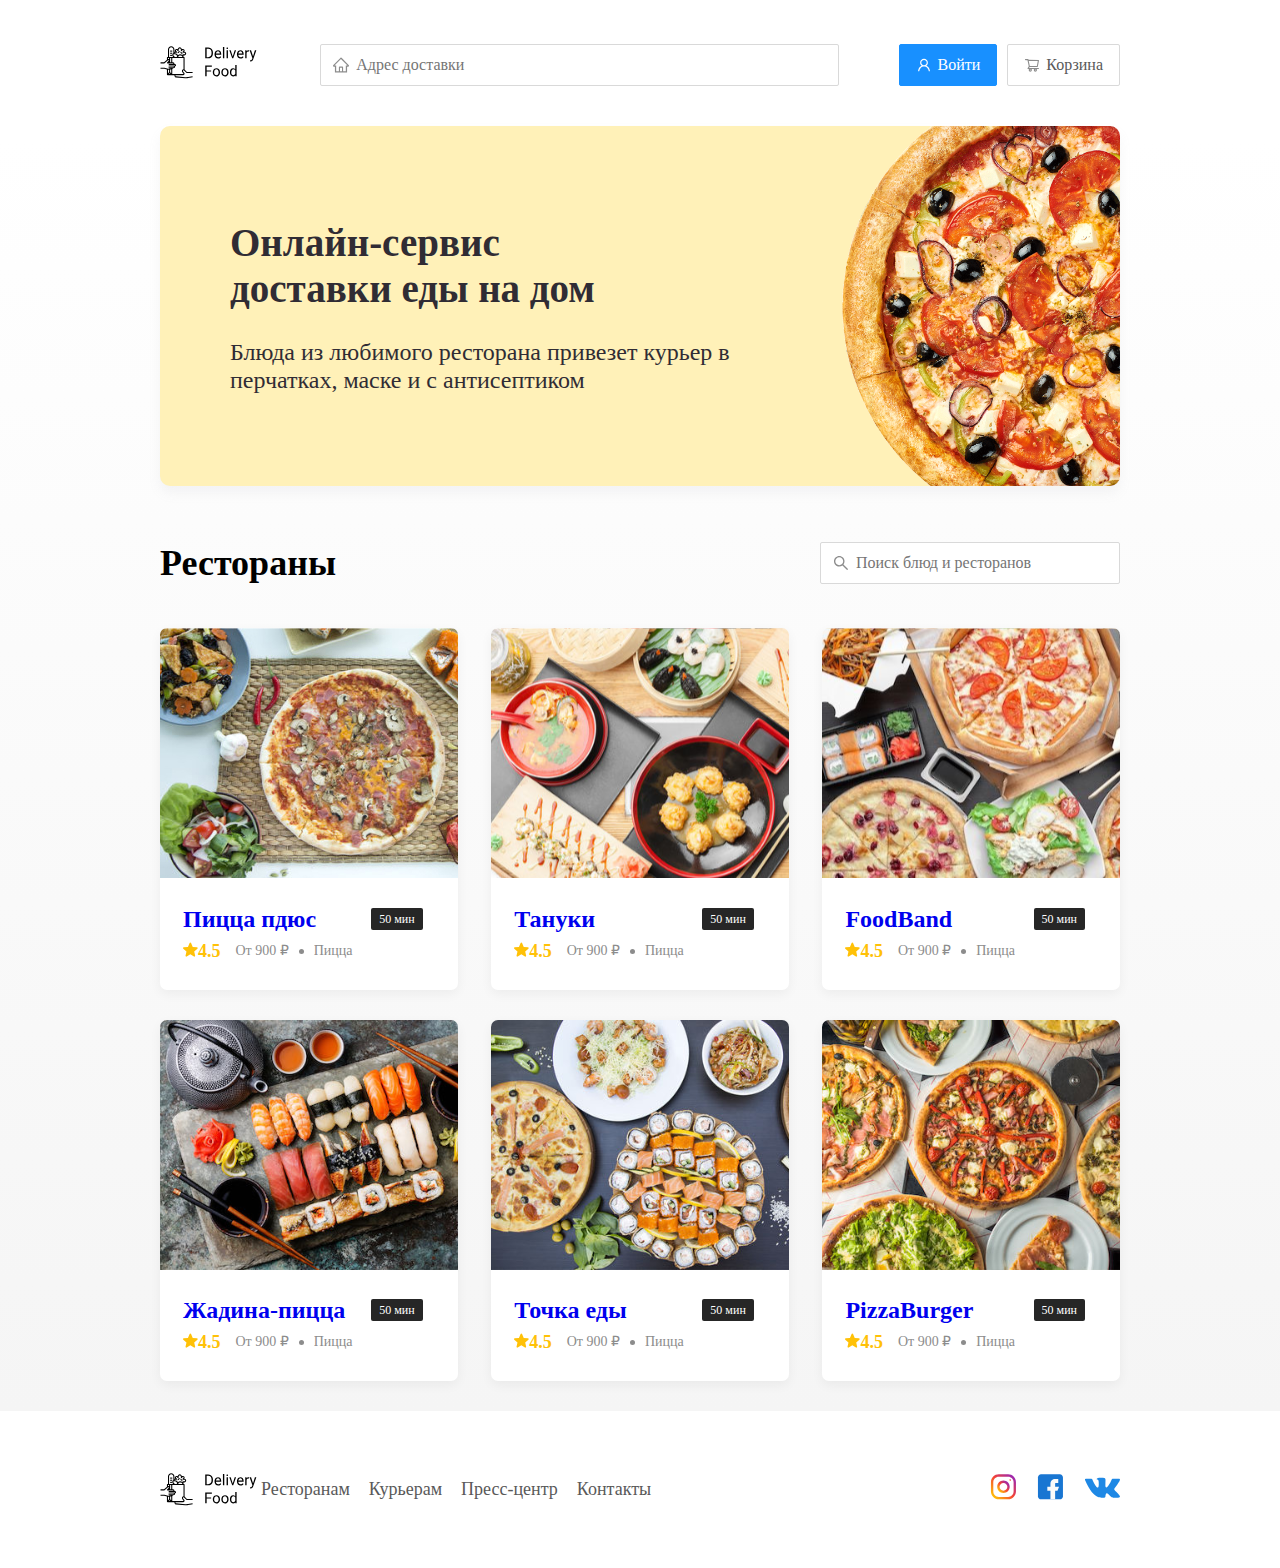
<file: index.html>
<!DOCTYPE html>
<html lang="ru">
<head>
	<meta charset="UTF-8">
	<title>Delivery Food - доставка еды на дом</title>
	<link href="https://fonts.googleapis.com/css2?family=Roboto:ital,wght@1,400;1,700&display=swap" rel="stylesheet">
	<link rel="stylesheet" href="css/normalize.css">
	<link rel="stylesheet" href="css/style.css">
</head>
<body>
<!-- шапка сакйта-->
<div class="container">
	<header class="header">
<!--логотип	-->
		<a href="index.html" class="logo">
			<img src="img/logo.svg" alt="Logo" class="logo">
		</a>
		<input type="text" class="input input-address" placeholder="Адрес доставки">
		<div class="buttons">
			<button class="button button-primary">
				<img src="img/user.svg" alt="user" class="button-icon">
				<span class="button-text">Войти</span>
			</button>
			<button class="button">
				<img src="img/bin.svg" alt="bin" class="button-icon">
				<span class="button-text">Корзина</span>
			</button>
		</div>
	</header>

</div>
<!--заканчивается  container-->
<main class="main">
	<div class="container">
		<section class="promo">
			<h1 class="promo-title">Онлайн-сервис <br> доставки еды на дом</h1>
			<p class="promo-text">Блюда из любимого ресторана привезет курьер в перчатках, маске и с антисептиком</p>
		</section>
		<section class="restaurants">
			<div class="section-heading">
				<h2 class="section-title">Рестораны</h2>
				<input type="text" class="input input-search" placeholder="Поиск блюд и ресторанов">
			</div>
			<div class="cards">
				<a href="restaurant.html" class="card">
					<img src="img/image.jpg" alt="image" class="card-image">
					<div class="card-text">
						<div class="card-heading">
							<h3 class="card-title">Пицца пдюс</h3>
							<span class="card-tag tag">50 мин</span>
						</div>
						<div class="card-info">
							<div class="rating">	<img src="img/reiting.svg" alt="rating" class="rating-star">4.5</div>
							<div class="price">От 900 ₽</div>
							<div class="category">Пицца</div>
						</div>
					</div>
				</a>



				<a href="restaurant.html" class="card">
					<img src="img/tanuki.svg" alt="image" class="card-image">
					<div class="card-text">
						<div class="card-heading">
							<h3 class="card-title">Тануки</h3>
							<span class="card-tag tag">50 мин</span>
						</div>
						<div class="card-info">
							<div class="rating">
								<img src="img/reiting.svg" alt="rating" class="rating-star">4.5</div>
							<div class="price">От 900 ₽</div>
							<div class="category">Пицца</div>
						</div>
					</div>
				</a>



				<a href="restaurant.html" class="card">
					<img src="img/foodband.svg" alt="image" class="card-image">
					<div class="card-text">
						<div class="card-heading">
							<h3 class="card-title">FoodBand</h3>
							<span class="card-tag tag">50 мин</span>
						</div>
						<div class="card-info">
							<div class="rating">
								<img src="img/reiting.svg" alt="rating" class="rating-star">4.5</div>
							<div class="price">От 900 ₽</div>
							<div class="category">Пицца</div>
						</div>
					</div>
				</a>



				<a href="restaurant.html" class="card">
					<img src="img/imagefood.svg" alt="image" class="card-image">
					<div class="card-text">
						<div class="card-heading">
							<h3 class="card-title">Жадина-пицца</h3>
							<span class="card-tag tag">50 мин</span>
						</div>
						<div class="card-info">
							<div class="rating">
								<img src="img/reiting.svg" alt="rating" class="rating-star">4.5</div>
							<div class="price">От 900 ₽</div>
							<div class="category">Пицца</div>
						</div>
					</div>
				</a>



				<a href="restaurant.html" class="card">
					<img src="img/imageaa.svg" alt="image" class="card-image">
					<div class="card-text">
						<div class="card-heading">
							<h3 class="card-title">Точка еды</h3>
							<span class="card-tag tag">50 мин</span>
						</div>
						<div class="card-info">
							<div class="rating">
								<img src="img/reiting.svg" alt="rating" class="rating-star">4.5</div>
							<div class="price">От 900 ₽</div>
							<div class="category">Пицца</div>
						</div>
					</div>
				</a>



				<a href="restaurant.html" class="card">
					<img src="img/pizzaimage.svg" alt="image" class="card-image">
					<div class="card-text">
						<div class="card-heading">
							<h3 class="card-title">PizzaBurger</h3>
							<span class="card-tag tag">50 мин</span>
						</div>
						<div class="card-info">
							<div class="rating">
								<img src="img/reiting.svg" alt="rating" class="rating-star">4.5</div>
							<div class="price">От 900 ₽</div>
							<div class="category">Пицца</div>
						</div>
					</div>
				</a>
			</div>

		</section>
	</div>

</main>
<footer class="footer">
	<div class="container">
		<div class="footer-block">
			<img src="img/logo.svg" alt="logo" class="logo footer-logo">
			<nav class="footer-nav">
				<a href="#" class="footer-link">Ресторанам </a>
				<a href="#" class="footer-link">Курьерам</a>
				<a href="#" class="footer-link">Пресс-центр</a>
				<a href="#" class="footer-link">Контакты</a>
			</nav>
			<div class="social-links">
				<a href="#" class="social-link"><img src="img/insta.svg" alt=""></a>
				<a href="#" class="social-link"><img src="img/fb.svg" alt=""></a>
				<a href="#" class="social-link"><img src="img/vk.svg" alt=""></a>
			</div>
		</div>
	</div>
</footer>
</body>
</html>
</file>
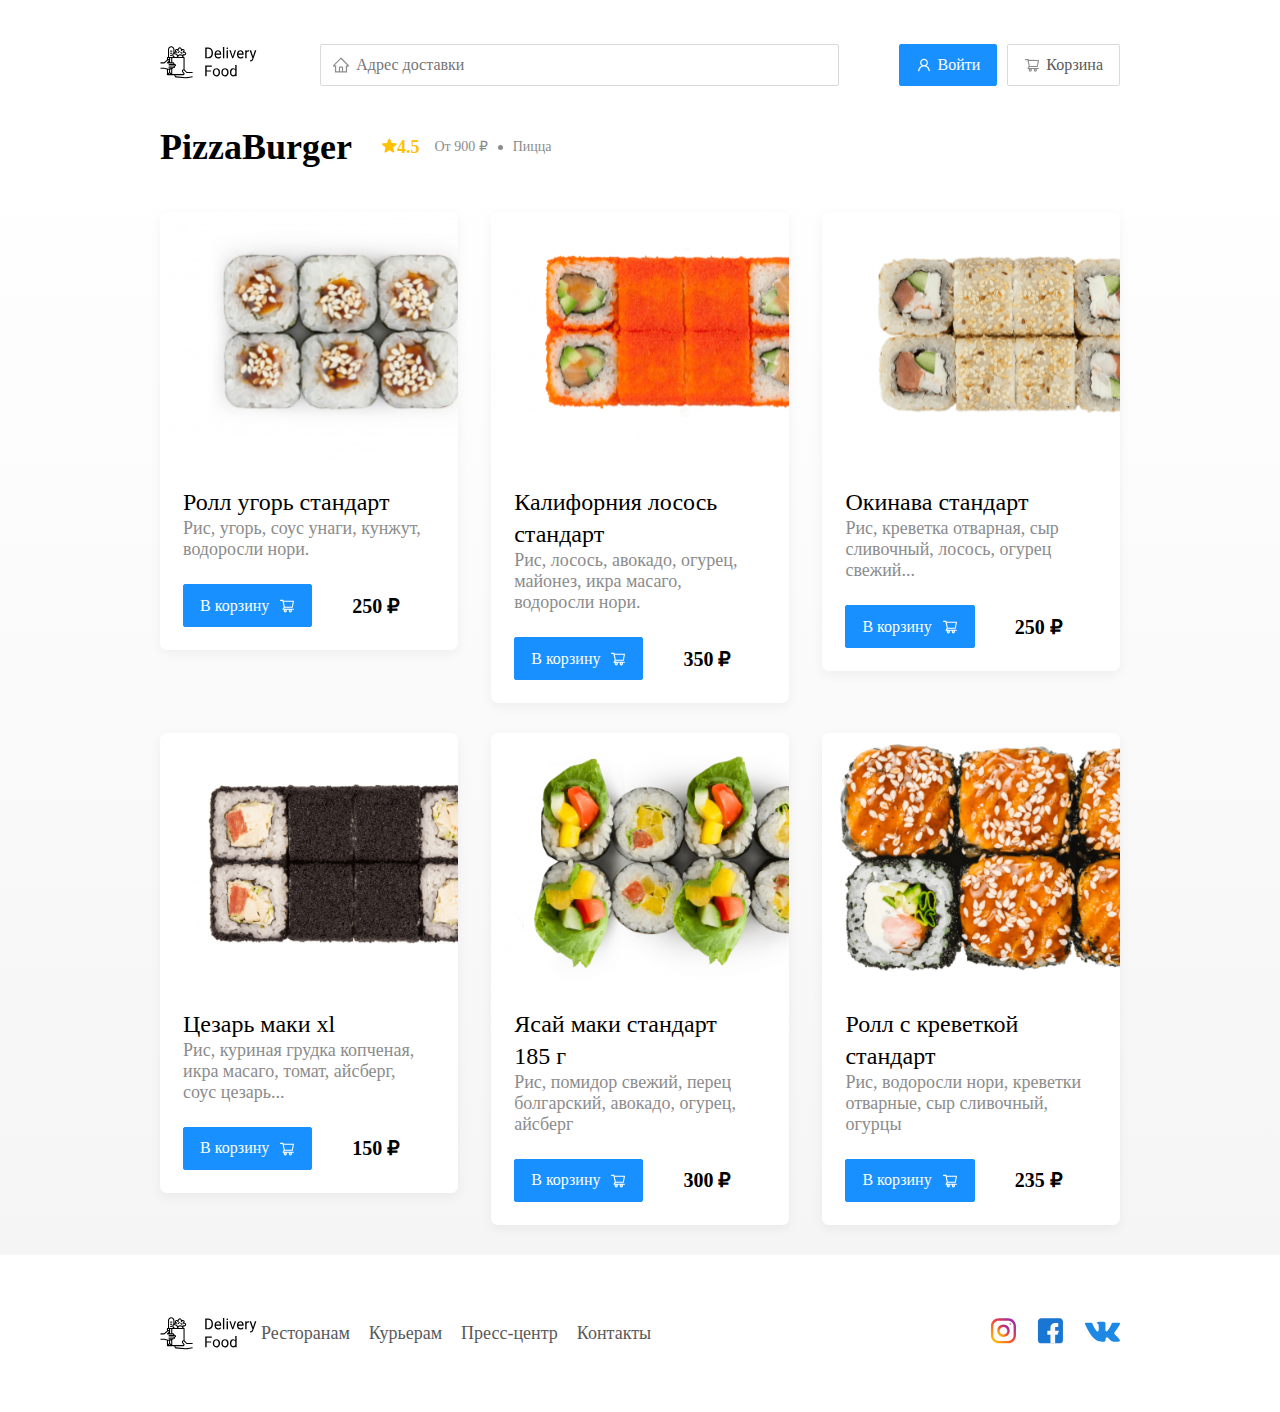
<file: restaurant.html>
<!DOCTYPE html>
<html lang="ru">
<head>
	<meta charset="UTF-8">
	<title>PizzaBurger - доставка еды на дом</title>
	<link href="https://fonts.googleapis.com/css2?family=Roboto:ital,wght@1,400;1,700&display=swap" rel="stylesheet">
	<link rel="stylesheet" href="css/normalize.css">
	<link rel="stylesheet" href="css/animate.css">
	<link rel="stylesheet" href="css/style.css">
</head>
<body>
<!-- шапка сакйта-->
<div class="container">
	<header class="header">
		<!--логотип	-->
		<a href="index.html" class="logo">
			<img src="img/logo.svg" alt="Logo" class="logo">
		</a>
		<input type="text" class="input input-address" placeholder="Адрес доставки">
		<div class="buttons">
			<button class="button button-primary">
				<img src="img/user.svg" alt="user" class="button-icon">
				<span class="button-text">Войти</span>
			</button>
			<button class="button" id="cart-button">
				<img src="img/bin.svg" alt="bin" class="button-icon">
				<span class="button-text">Корзина</span>
			</button>
		</div>
	</header>

</div>
<main class="main">
	<div class="container">
		<section class="restaurants">
			<div class="section-heading">
				<h2 class="section-title">PizzaBurger</h2>
				<div class="card-info">
					<div class="rating">	<img src="img/reiting.svg" alt="rating" class="rating-star">4.5</div>
					<div class="price">От 900 ₽</div>
					<div class="category">Пицца</div>
				</div>
			</div>
			<div class="cards">
				<div class="card wow fadeInUp" data-wow-delay="0.2s">
					<img src="img/rol/ugri.svg" alt="image" class="card-image">
					<div class="card-text">
						<div class="card-heading">
							<h3 class="card-title card-text-reg">Ролл угорь стандарт</h3>
						</div>
						<div class="card-info">
							<div class="ingredients">Рис, угорь, соус унаги, кунжут, водоросли нори.</div>
						</div>
						<div class="card-buttons">
							<button class="button button-primary">
							<span class="button-card-text">В корзину</span>
								<img src="img/shopping-cart.svg"
									 alt="shopping-cart"
									 class="button-card-image">
							</button>
							<strong class="card-price-bold">250 ₽</strong>
						</div>
					</div>
				</div>



				<div class="card wow fadeInUp" data-wow-delay="0.4s">
					<img src="img/rol/losos.svg" alt="image" class="card-image">
					<div class="card-text">
						<div class="card-heading">
							<h3 class="card-title card-text-reg">Калифорния лосось стандарт</h3>
						</div>
						<div class="card-info">
							<div class="ingredients">Рис, лосось, авокадо, огурец, майонез, икра масаго, водоросли нори.</div>
						</div>
						<div class="card-buttons">
							<button class="button button-primary">
								<span class="button-card-text">В корзину</span>
								<img src="img/shopping-cart.svg"
									 alt="shopping-cart"
									 class="button-card-image">
							</button>
							<strong class="card-price-bold">350 ₽</strong>
						</div>
					</div>
				</div>



				<div class="card wow fadeInUp" data-wow-delay="0.6s">
					<img src="img/rol/okinava.svg" alt="image" class="card-image">
					<div class="card-text">
						<div class="card-heading">
							<h3 class="card-title card-text-reg">Окинава стандарт</h3>
						</div>
						<div class="card-info">
							<div class="ingredients"> Рис, креветка отварная, сыр сливочный, лосось, огурец свежий...</div>
						</div>
						<div class="card-buttons">
							<button class="button button-primary">
								<span class="button-card-text">В корзину</span>
								<img src="img/shopping-cart.svg"
									 alt="shopping-cart"
									 class="button-card-image">
							</button>
							<strong class="card-price-bold">250 ₽</strong>
						</div>
					</div>
				</div>




				<div class="card wow fadeInUp" data-wow-delay="0.2s">
					<img src="img/rol/chezar.svg" alt="image" class="card-image">
					<div class="card-text">
						<div class="card-heading">
							<h3 class="card-title card-text-reg">Цезарь маки хl</h3>
						</div>
						<div class="card-info">
							<div class="ingredients">Рис, куриная грудка копченая, икра масаго, томат, айсберг, соус цезарь...</div>
						</div>
						<div class="card-buttons">
							<button class="button button-primary">
								<span class="button-card-text">В корзину</span>
								<img src="img/shopping-cart.svg"
									 alt="shopping-cart"
									 class="button-card-image">
							</button>
							<strong class="card-price-bold">150 ₽</strong>
						</div>
					</div>
				</div>




				<div class="card wow fadeInUp" data-wow-delay="0.4s">
					<img src="img/rol/maki.svg" alt="image" class="card-image">
					<div class="card-text">
						<div class="card-heading">
							<h3 class="card-title card-text-reg">Ясай маки стандарт 185 г</h3>
						</div>
						<div class="card-info">
							<div class="ingredients">Рис, помидор свежий, перец болгарский, авокадо, огурец, айсберг</div>
						</div>
						<div class="card-buttons">
							<button class="button button-primary">
								<span class="button-card-text">В корзину</span>
								<img src="img/shopping-cart.svg"
									 alt="shopping-cart"
									 class="button-card-image">
							</button>
							<strong class="card-price-bold">300 ₽</strong>
						</div>
					</div>
				</div>




				<div class="card wow fadeInUp" data-wow-delay="0.6s">
					<img src="img/rol/krivetca.svg" alt="image" class="card-image">
					<div class="card-text">
						<div class="card-heading">
							<h3 class="card-title card-text-reg">Ролл с креветкой стандарт</h3>
						</div>
						<div class="card-info">
							<div class="ingredients">Рис, водоросли нори, креветки отварные, сыр сливочный, огурцы</div>
						</div>
						<div class="card-buttons">
							<button class="button button-primary">
								<span class="button-card-text">В корзину</span>
								<img src="img/shopping-cart.svg"
									 alt="shopping-cart"
									 class="button-card-image">
							</button>
							<strong class="card-price-bold">235 ₽</strong>
						</div>
					</div>
				</div>
			</div>
		</section>
	</div>
</main>
<footer class="footer">
	<div class="container">
		<div class="footer-block">
			<img src="img/logo.svg" alt="logo" class="logo footer-logo">
			<nav class="footer-nav">
				<a href="#" class="footer-link">Ресторанам </a>
				<a href="#" class="footer-link">Курьерам</a>
				<a href="#" class="footer-link">Пресс-центр</a>
				<a href="#" class="footer-link">Контакты</a>
			</nav>
			<div class="social-links">
				<a href="#" class="social-link"><img src="img/insta.svg" alt=""></a>
				<a href="#" class="social-link"><img src="img/fb.svg" alt=""></a>
				<a href="#" class="social-link"><img src="img/vk.svg" alt=""></a>
			</div>
		</div>
	</div>
</footer>
<!--темная подложка для модол-->
<div class="modal">
<!--белое окно которое  по середине экрана	-->
	<div class="modal-dialog">
<!--	описание что есть на белом квадрате	-->
		<div class="modal-header">
			<h3 class="modal-title">Корзина</h3>
			<button class="close">&times;</button>
		</div>
<!--	/.modal-header	-->
		<div class="modal-body">
			<div class="food-row">
				<span class="food-name">Ролл угорь стандарт</span>
				<strong class="food-price">250 ₽</strong>
				<div class="food-counter">
					<button class="counter-button">-</button>
					<span class="counter">1</span>
					<button class="counter-button">+</button>
				</div>
			</div>
			<div class="food-row">
				<span class="food-name">Ролл угорь стандарт</span>
				<strong class="food-price">250 ₽</strong>
				<div class="food-counter">
					<button class="counter-button">-</button>
					<span class="counter">1</span>
					<button class="counter-button">+</button>
				</div>
			</div>
			<div class="food-row">
				<span class="food-name">Ролл угорь стандарт</span>
				<strong class="food-price">250 ₽</strong>
				<div class="food-counter">
					<button class="counter-button">-</button>
					<span class="counter">1</span>
					<button class="counter-button">+</button>
				</div>
			</div>
			<div class="food-row">
				<span class="food-name">Ролл угорь стандарт</span>
				<strong class="food-price">250 ₽</strong>
				<div class="food-counter">
					<button class="counter-button">-</button>
					<span class="counter">1</span>
					<button class="counter-button">+</button>
				</div>
			</div>
			<div class="food-row">
				<span class="food-name">Ролл угорь стандарт</span>
				<strong class="food-price">250 ₽</strong>
				<div class="food-counter">
					<button class="counter-button">-</button>
					<span class="counter">1</span>
					<button class="counter-button">+</button>
				</div>
			</div>
		</div>
		<div class="modal-footer">
			<span class="modal-pricetag">1250 ₽</span>
			<div class="footer-buttons">
				<button class="button button-primary">Оформить заказ</button>
				<button class="button">Отмена</button>
			</div>
		</div>
<!-- /.modal-footer	-->
	</div>
<!--/.modal-dialog-->
</div>
<script src="js/wow.min.js"></script>
<script src="js/main.js"></script>
</body>
</html>
</file>
<file: css/style.css>
*{
    box-sizing: border-box;
}
body {
    font-size: font-family: Roboto', sans-serif;
    padding-top: 40px;
}
.container {
    max-width: 1200px;
    margin: auto;
}
.header {
    display: flex;
    align-items: center;
    justify-content: space-between;
    margin-top: 44px;
    margin-bottom: 40px;
}
.input {
    background: #FFFFFF;
    border: 1px solid #D9D9D9;
    border-radius: 2px;
    font-size: 16px;
    line-height: 24px;
    padding: 8px;
    padding-left: 35px;
    background-repeat: no-repeat;
    background-position: left 11px center;
}
.input-address {
    flex: 0.8;
    background-image: url("../img/home.svg");


}

.input-search {
    background-image: url("../img/search.svg");
    width: 300px;
    margin-left: auto;


}

.buttons {
    display: flex;
    align-items: center;
}
.button {
    display: flex;
    align-items: center;
    padding: 8px 16px ;
    background: #FFFFFF;
    border: 1px solid #D9D9D9;
    box-sizing: border-box;
    box-shadow: 0px 0px 2px rgba(0, 0, 0, 0.0015);
    border-radius: 2px;
    color: #595959;
    font-size: 16px;
    line-height: 24px;

}
.button-primary {
    background: #1890FF;
    border: 1px solid  #1890FF;
    color: #FFFFFF;
    margin-right: 10px;
}

.button-icon {
    margin-right: 6px;

}
.button-card-text{
    margin-right: 10px;
}
.promo {
    box-shadow: 0px 7px 12px rgba(158, 158, 163, 0.1);
    background: #fff1b8 url("../img/pizza.png") no-repeat top -328px right -350px;
    border-radius: 10px;
    padding: 68px 70px;
    margin-bottom: 56px;
}
.promo-title {
    font-style: normal;
    font-weight: bold;
    font-size: 39px;
    line-height: 46px;
    color: #302C34;


}
.promo-text {
    font-style: normal;
    font-weight: normal;
    font-size: 24px;
    line-height: 28px;
    color: #302C34;
    max-width: 538px;

}
.section-heading {
    display: flex;
    align-items: center;
    margin-bottom: 44px;
}

.section-title {
    font-style: normal;
    font-weight: bold;
    font-size: 36px;
    line-height: 42px;
    margin: 0;
    color: #000000;
    margin-right: 30px;
}

.cards {
    display: flex;
    align-items: flex-start;
    justify-content: space-between;
    flex-wrap: wrap;
}
.card {
    background: #FFFFFF;
    box-shadow: 0px 4px 12px rgba(0, 0, 0, 0.05);
    border-radius: 7px;
    overflow: hidden;
    margin-bottom: 30px;
    flex-basis: 31% ;
    text-decoration: none;
}
.card-image {
    width: 384px;
    height: 250px;
    object-fit: cover;
}
.card-text {
    padding: 20px 35px 23px 23px;

}

.main{
    background: linear-gradient(180deg, rgba(245, 245, 245, 0) 1.04%, #F5F5F5 100%);
}
.card-heading {
    display: flex;
    align-items: center;
    justify-content: space-between;
}

.card-title {
    margin: 0;
    font-style: normal;
    font-weight: bold;
    font-size: 24px;
    line-height: 32px;
}
.card-text-reg{
    font-weight: 400 ;
}

.card-tag {
    font-style: normal;
    font-weight: normal;
    font-size: 12px;
    line-height: 20px;
    color: #FFFFFF;
    background: #262626;
    border-radius: 2px;
    padding: 1px 8px;
}

.card-info {
    display: flex;
    align-items: center;
    flex-wrap: wrap;

}

.card-buttons{
   display: flex;
    align-items: center;
    margin-top: 24px;
}
.card-price-bold {
    font-weight: bold;
    font-size: 20px;
    line-height: 32px;
    margin-left: 30px;
}
.rating {
    margin-right: 26px;
    color: #FFC107;
    font-weight: bold;
    font-size: 18px;
    line-height: 32px;
}
.price, .category {
    color: #8C8C8C;
    font-size: 18px;
    line-height: 32px;

}
.price {
    margin-right: 10px;
}
.ingredients{
    color: #8C8C8C;
    font-size: 18px;
    line-height: 21px;
}

.category{
    text-overflow: ellipsis;
    overflow: hidden;
    white-space: nowrap;
    max-width: 150px;
}
.price:after {
    content: "";
    width: 5px;
    height: 5px;
    background-color:  #8C8C8C;
    display: inline-block;
    vertical-align: middle;
    border-radius: 50%;
    margin-left: 10px;
}
.footer {
    padding: 60px 0;
}
.footer-block {
    display: flex;
    align-items: center;
    justify-content: space-between;
}
.footer-nav {
    margin-right: auto;

}
.footer-link {
    display: inline-block;
    color: #595959;
    text-decoration: none;
    font-style: normal;
    font-weight: normal;
    font-size: 18px;
    line-height: 21px;
}
.footer-link:not(:last-child) {
    margin-right: 15px;
}
.social-links{
    display: flex;
    align-items: center;
}
.social-link:not(:last-child) {
    margin-right: 21px;
}
.modal {
    position: fixed;
    left: 0;
    top: 0;
    width: 100%;
    height: 100%;
    background: rgba(0, 0, 0, 0.4);
    display: none;
}

.is-open {
    display: flex;
}
.modal-dialog {
    max-width: 780px;
    width: 95%;
    background: #FFFFFF;
    border-radius: 5px;
    margin: auto;
    padding: 40px 45px;
}
.modal-header {
    display: flex;
    align-items: center;
    justify-content: space-between;
    margin-bottom: 45px;
}
.modal-title {
    margin: 0;
    font-weight: bold;
    font-size: 36px;
    line-height: 42px;
    color: #000000;

}
.close {
    font-size: 36px;
    border: none;
    background-color: transparent;
}

.modal-body {
    margin-bottom: 52px;
}

.food-row {
    display: flex;
    align-items: flex-start;
    justify-content: space-between;
    padding-bottom: 8px;
    border-bottom: 1px solid #D9D9D9;
    margin-bottom: 15px;

}
.food-name {
    font-weight: normal;
    font-size: 18px;
    line-height: 32px;
}
.food-price {
    margin-left: auto;
    margin-right: 47px;
    font-weight: bold;
    font-size: 20px;
    line-height: 32px;
}

.food-counter {
    display: flex;
    align-items: center;
}
.counter-button {
    display: flex;
    align-items: center;
    justify-content: center;
    width: 39px;
    height: 32px;
    background: #FFFFFF;
    border: 1px solid #40A9FF;
    box-sizing: border-box;
    border-radius: 2px;
    font-weight: normal;
    font-size: 14px;
    line-height: 22px;
    color: #40A9FF;
}

.counter {
    font-size: 16px;
    line-height: 24px;
    margin-left: 10px;
    margin-right: 10px;
}

.modal-footer {
    display: flex;
    align-items: center;
    justify-content: space-between;
}

.footer-buttons {
    display: flex;
    align-items: center;
}
.modal-pricetag {
    background: #262626;
    border-radius: 5px;
    color: #FFFFFF;
    padding: 15px 20px;
    font-size: 20px;
    line-height: 23px;
}

@media (max-width: 1360px) {
    .container{
        max-width: 960px;
    }
    .promo{
        background-position:center right -300px;
        background-size: 700px;
    }
    .rating{
        margin-right: 15px;

    }
    .category, .price{
        font-size: 14px;
    }
}
@media (max-width: 992px){
    .container{
     max-width: 750px;
    }
    .promo{
        padding: 50px;
        background-size: 500px;
        background-position: center right -200px;
    }
    .promo-text {
        font-size: 17px;
        max-width: 400px;

    }
    .card{
        flex-basis: 49%;

    }
    .footer-link{
        font-size:16px ;
    }
}
@media(max-width: 768px){
    .container{
        max-width: 560px;
    }
    .card-info{
        flex-wrap: wrap;
    }
    .card .rating{
        flex-basis: 100%;
    }
    .card-title{
        font-size: 18px;
    }
    .promo{
        background-size:400px;
        background-position: top -50px right -200px ;
    }
    .promo-title{
        font-size: 24px;
        line-height: 1.4;

    }
    .promo-text{
        margin-top: 0;
    }
}
@media (max-width: 578px ){
    .container{
        width: 90%;
    }
    .header{
        flex-wrap: wrap;
    }
    .input-address{
        margin-top: 15px;
        order:5;
        flex: 1;
    }
    .promo{
        background-image: none;

    }
    .promo-title{
        margin-bottom: 10px;
    }
    .section-title{
        font-size: 20px;
    }
    .card{
        flex-basis: 100% ;
    }
    .card-image{
        width: 100%;
    }
    .footer{
        padding:30px ;
    }
    .footer-block{
        align-items: flex-start;
    }
    .footer-nav{
        margin-right: 0;
        margin-left: 0;
        order: 0;
        display: flex;
        flex-direction: column;
    }
    .footer-logo{
        margin-right: 15px;
        order: 1;
    }
    .social-links{
        order: 2;
    }
}
@media (max-width: 480px){
    .button-text{
        display: none;
    }
    .button-icon{
        margin: 0;
    }
    .button{
        min-height: 40px;
    }
    .promo{
        padding: 20px;
    }
    .section-heading{
        flex-wrap: wrap;
    }
    .footer-block{
        flex-wrap: wrap;
        flex-direction: column;
        align-items: center;
    }
    .footer-logo{
        order: 0;
        margin-bottom: 20px;
    }
    .footer-nav{
        margin-bottom: 20px;
        text-align: center;
    }
    .social-link:not(:last-child){
        margin-right: 0;
    }

}
</file>
